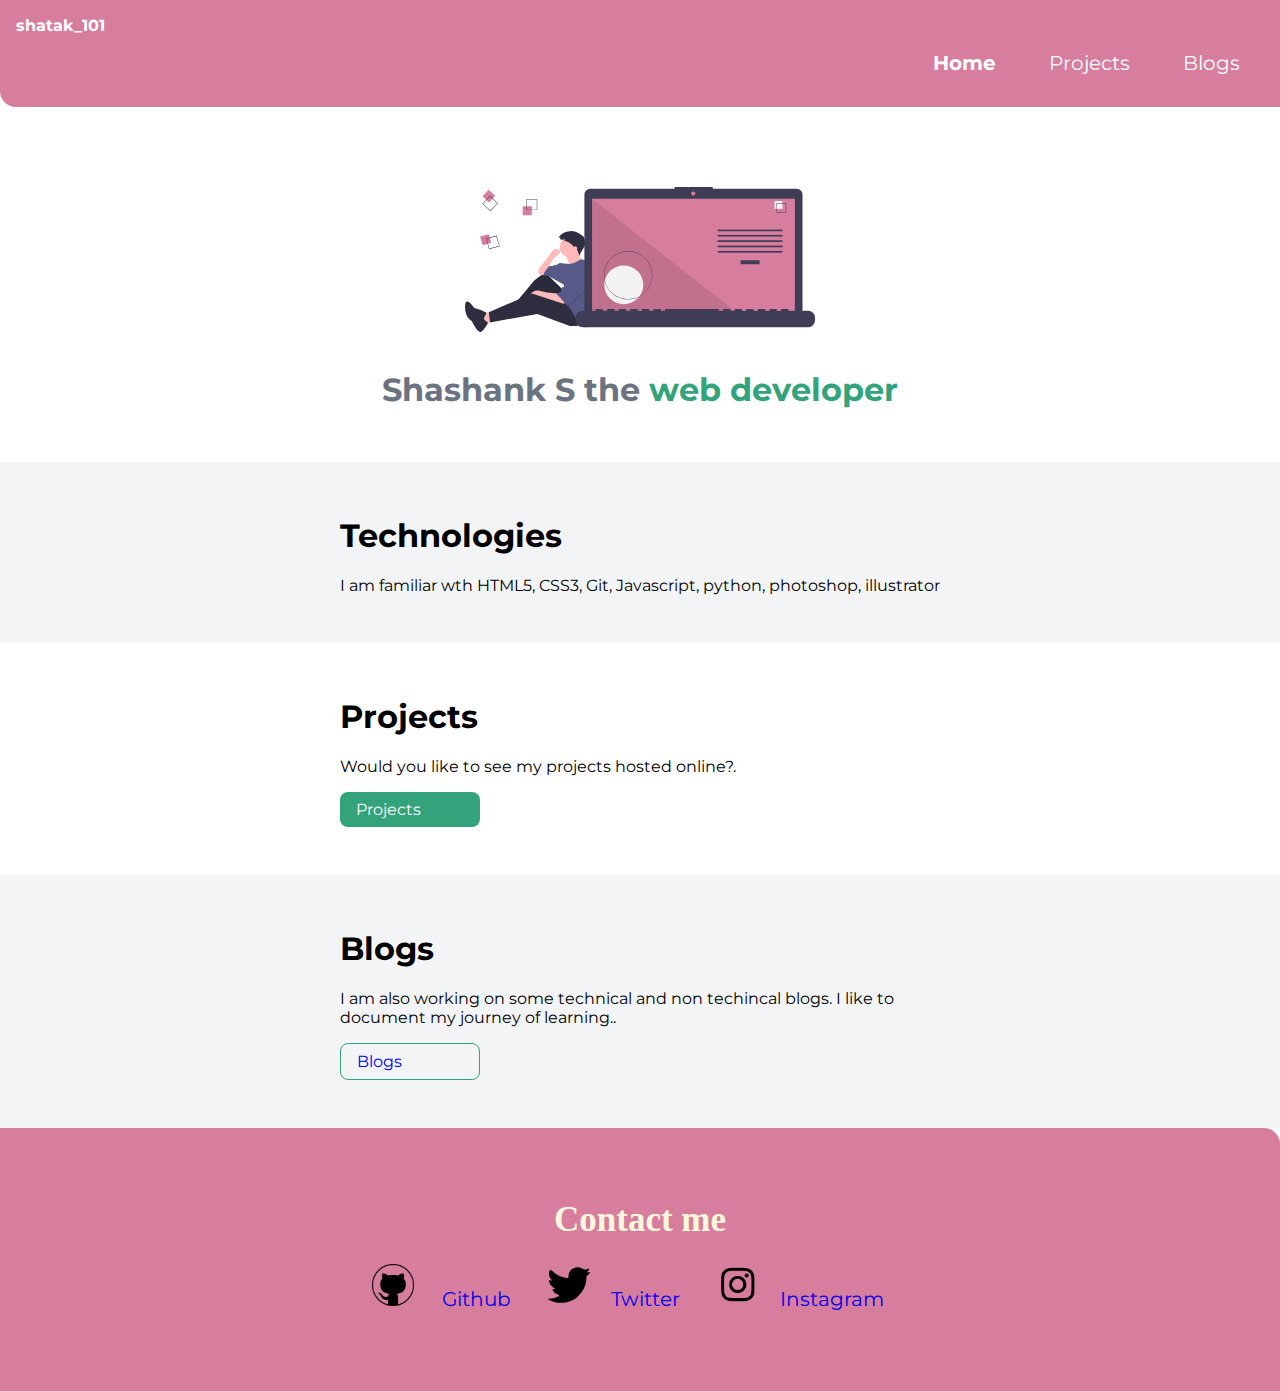
<file: index.html>
<!DOCTYPE html>
<html lang="en">
<head>
    <meta name="author" content="Shashank">
<meta name="description" content="Learning developing web sites and applications.">
    <meta charset="UTF-8">
    <meta name="viewport" content="width=device-width, initial-scale=1.0">
    <title>Document</title>
    <link href="/style.css" rel="stylesheet" />
</head>

<body>
    
    <nav class="navigation">
    <div class="nav-brand">shatak_101</div>
    <ul class="list-non-bullet nav-pills ">
        <li class="inline-list">
            <a class="link link-active" href="/">Home</a>
        </li>
        <li class="inline-list">
            <a class="link" href="/projects.html">Projects</a>
        </li>
        <li class="inline-list">
            <a class="link " href="/Blogs.html">Blogs</a>
        </li>
        </ul>
    </nav>
    <header class="hero">
        <img class="hero-img" src="/images/code_think.svg">
        <h1 class="hero-heading">Shashank S the <span class="heading-inverted"> web developer</span></h1>
    </header>
    
    <section class="section grey-ow ">
    
        <div class="container container-center">
            <h1>Technologies</h1>
        
             <p>I am familiar wth HTML5, CSS3, Git, Javascript, python, photoshop, illustrator </p>
        </div>
        </section>
        <section class="section ">
    
        <div class="container container-center">
            <h1>Projects</h1>
        
                <p>Would you like to see my projects hosted online?.</p>
        
        <a class="link link-primary " href="/projects.html">Projects</a>
    </div>

        </section>
        <section class="section  grey-ow">
    
            <div class="container container-center">
                <h1>Blogs</h1>
            
                    <p>I am also working on some technical and non techincal blogs. I like to document my journey of learning..</p>
          
            <a class="link link-secondary " href="/blogs.html">Blogs</a>
        </div>    
        </section>

<footer class="footer">
<div class="footer-header">Contact me </div>
<ul class="list-non-bullet ">
    <a href="https://github.com/shatak101"><img src="/images/giticon.png" alt="HTML tutorial" style="width:42px;height:42px;"></a>

    <li class="inline-list"><a class="link" href="https://github.com/shatak101">
        Github</a>
        
    </li>
    <li class="inline-list">
        <a href="https://twitter.com/princeshashankt?s=09"><img src="/images/twitter.svg" alt="HTML tutorial" style="width:42px;height:42px;"></a>

        <a class="link" href="https://twitter.com/princeshashankt?s=09">
            Twitter
        </a>
    </li>
    <li class="inline-list">
        <a href="https://www.instagram.com/shatak_101/" ><img src="/images/instagram2.png" alt="HTML tutorial" style="width:42px;height:42px;"></a>

        <a class="link" href="https://www.instagram.com/shatak_101/">

            Instagram
        </a>
    </li>
</ul>
</footer>
             

    

</body>
</html>
</file>
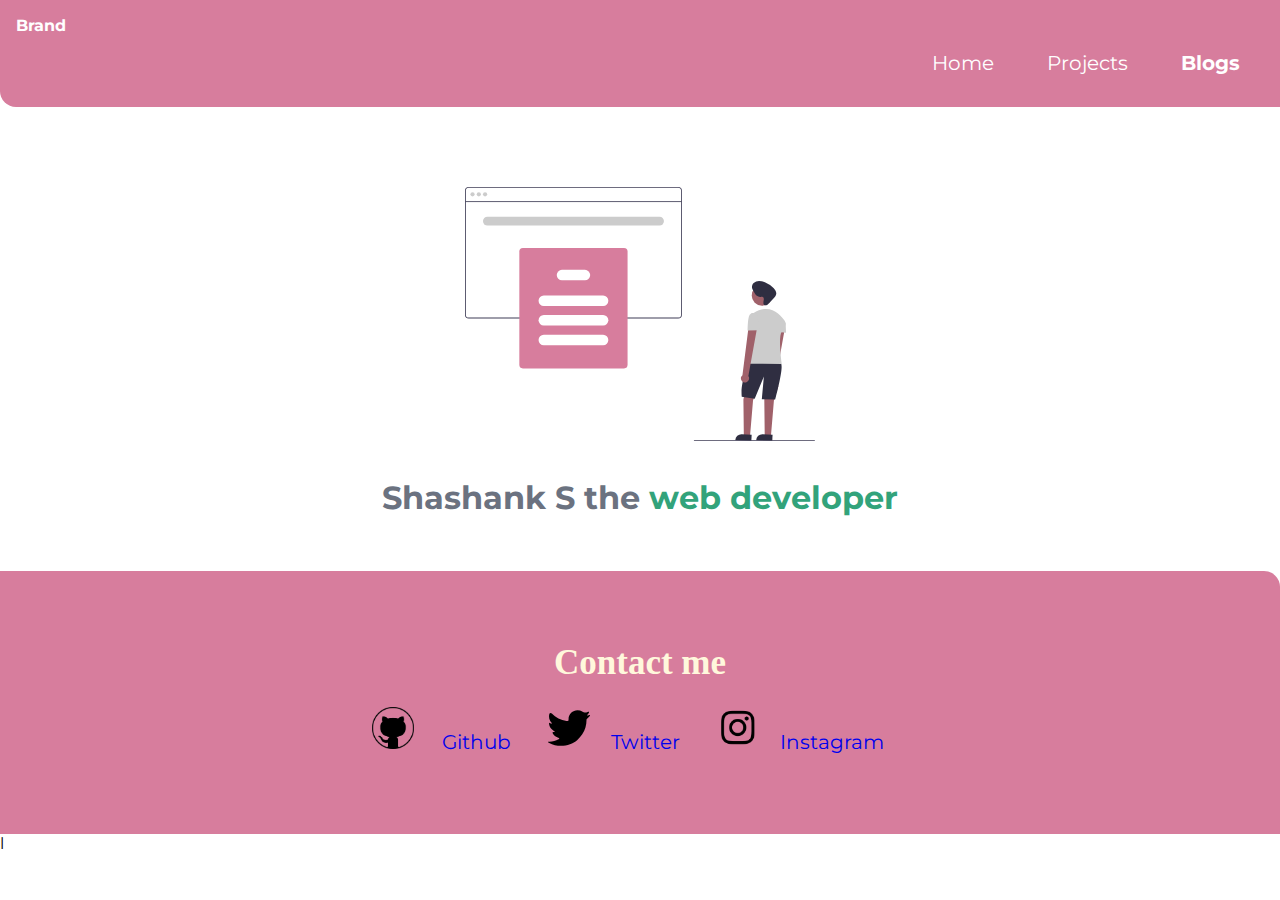
<file: Blogs.html>
<!DOCTYPE html>
<html lang="en">
<head>
    <meta charset="UTF-8">
    <meta name="viewport" content="width=device-width, initial-scale=1.0">
    <title>Document</title>
    <link href="/style.css" rel="stylesheet" />
</head>
<body>
    <nav class="navigation">
        <div class="nav-brand">Brand</div>
        <ul class="list-non-bullet nav-pills ">
            <li class="inline-list">
                <a class="link " href="/index.html">Home</a>
            </li>
            <li class="inline-list">
                <a class="link " href="/projects.html">Projects</a>
            </li>
            <li class="inline-list">
                <a class="link link-active" href="/Blogs.html">Blogs</a>
            </li>
            </ul>
        </nav>
        <header class="hero">
            <img class="hero-img" src="/images/reading.svg">
            <h1 class="hero-heading">Shashank S the <span class="heading-inverted"> web developer</span></h1>
        </header>

        <footer class="footer">
            <div class="footer-header">Contact me </div>
            <ul class="list-non-bullet ">
                <a href="https://github.com/shatak101"><img src="/images/giticon.png" alt="HTML tutorial" style="width:42px;height:42px;"></a>
            
                <li class="inline-list"><a class="link" href="https://github.com/shatak101">
                    Github</a>
                    
                </li>
                <li class="inline-list">
                    <a href="https://twitter.com/princeshashankt?s=09"><img src="/images/twitter.svg" alt="HTML tutorial" style="width:42px;height:42px;"></a>
            
                    <a class="link" href="https://twitter.com/princeshashankt?s=09">
                        Twitter
                    </a>
                </li>
                <li class="inline-list">
                    <a href="https://www.instagram.com/shatak_101/" ><img src="/images/instagram2.png" alt="HTML tutorial" style="width:42px;height:42px;"></a>
            
                    <a class="link" href="https://www.instagram.com/shatak_101/">
            
                        Instagram
                    </a>
                </li>
            </ul>
            </footer>
        
</body>
</html>l
</file>
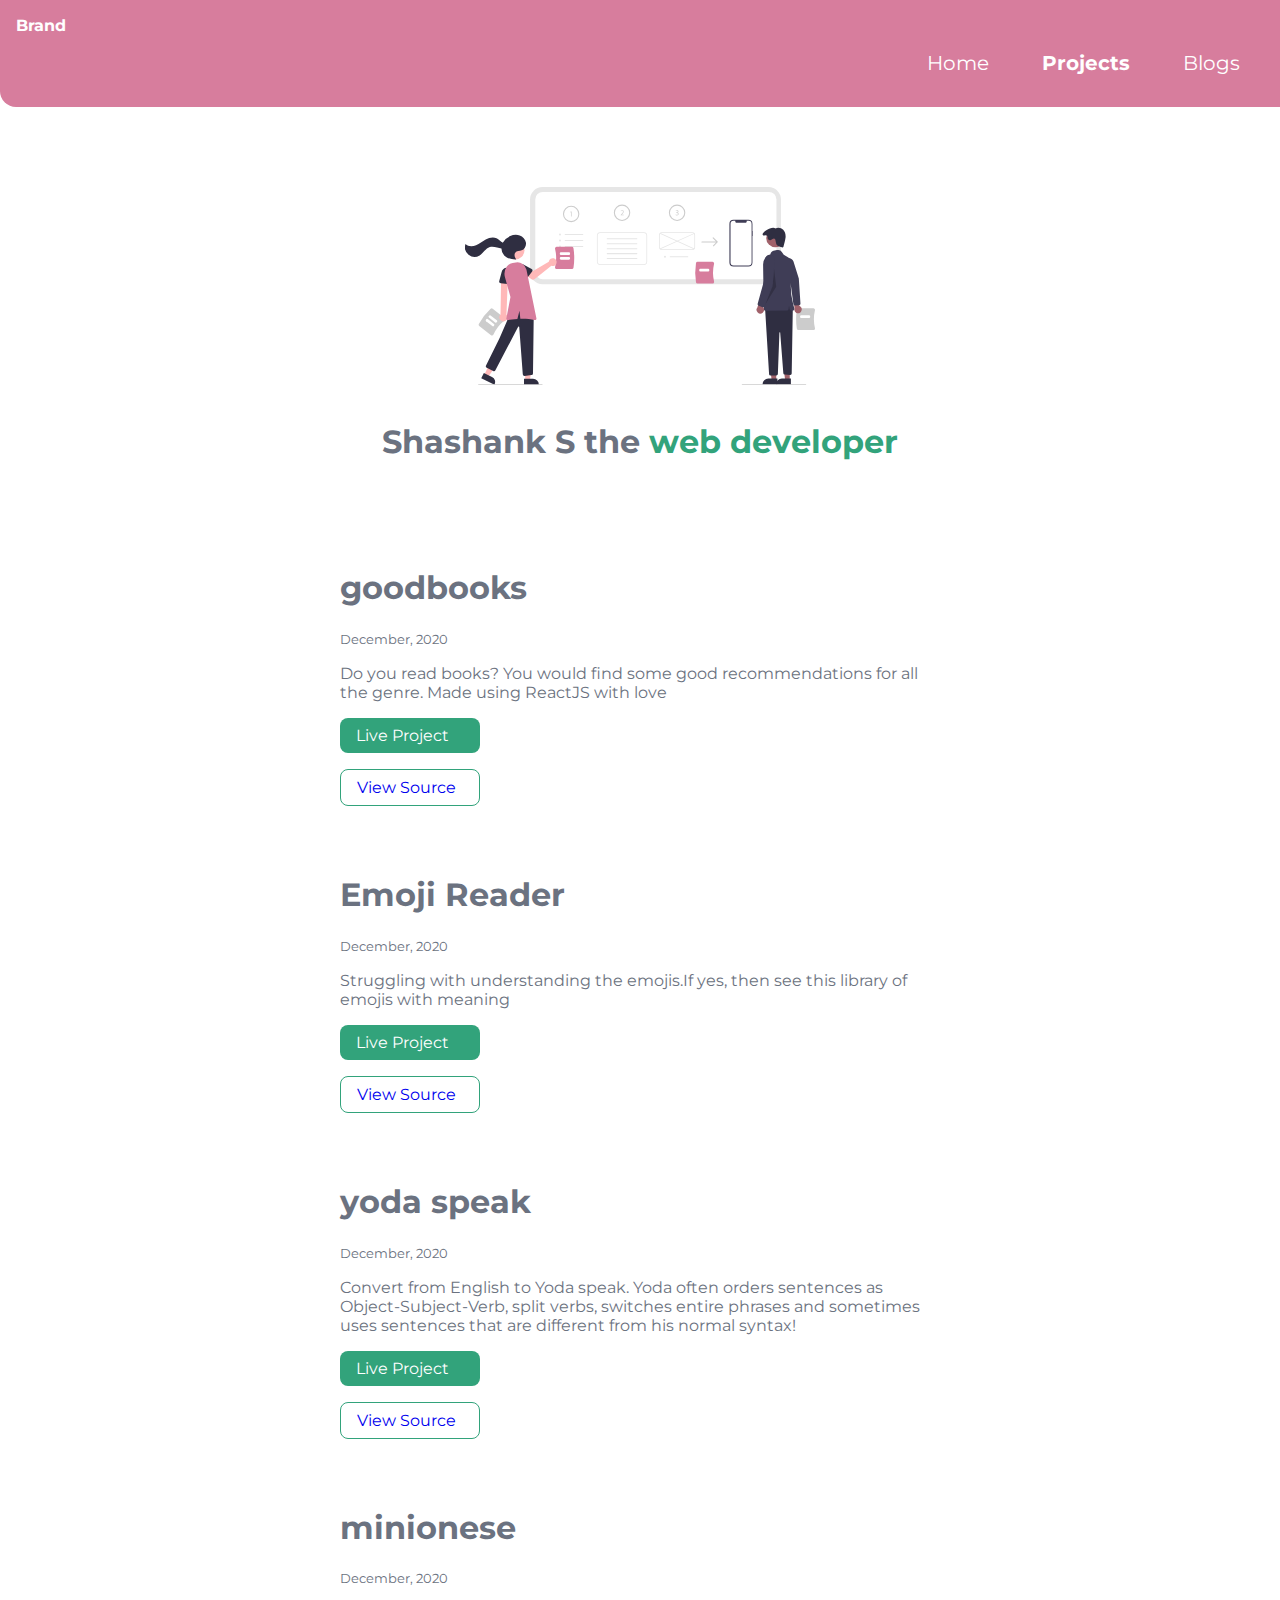
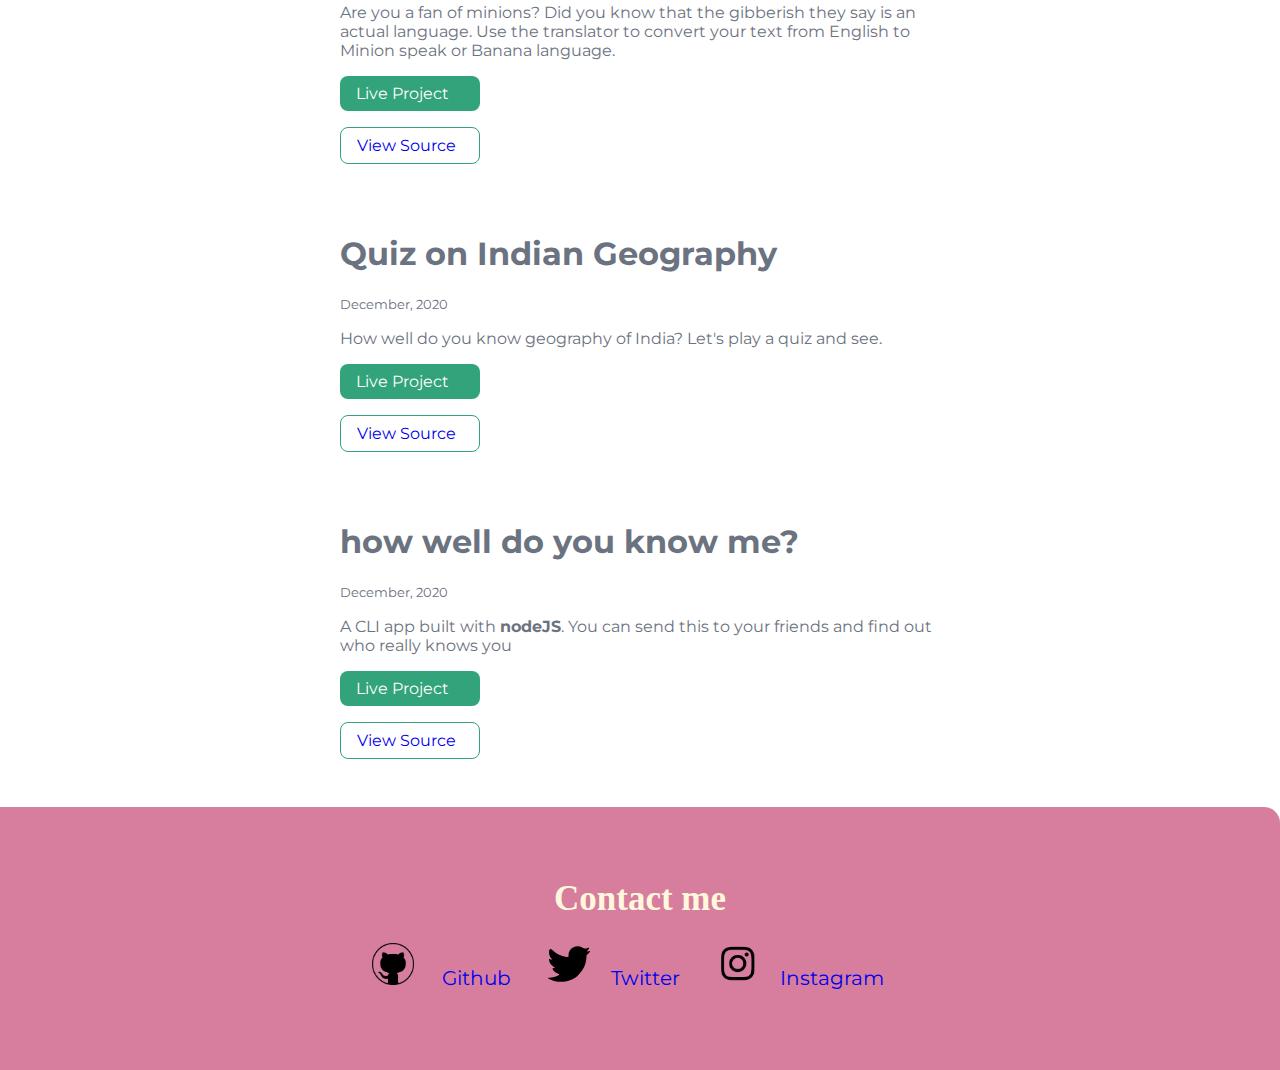
<file: projects.html>
<!DOCTYPE html>
<html lang="en">
<head>
    <meta charset="UTF-8">
    <meta name="viewport" content="width=device-width, initial-scale=1.0">
    <title>Projects</title>
    <link href="/style.css" rel="stylesheet" />
</head>
<body>
    
    <nav class="navigation">
        <div class="nav-brand">Brand</div>
        <ul class="list-non-bullet nav-pills ">
            <li class="inline-list">
                <a class="link " href="/index.html">Home</a>
            </li>
            <li class="inline-list">
                <a class="link link-active" href="/">Projects</a>
            </li>
            <li class="inline-list">
                <a class="link " href="/Blogs.html">Blogs</a>
            </li>
            </ul>
        </nav>
        <header class="hero">
            <img class="hero-img" src="/images/project.svg">
            <h1 class="hero-heading">Shashank S the <span class="heading-inverted"> web developer</span></h1>
        </header>


        <ul class="list-non-bullet">

            <li>
                <article class="showcase-list container container-center ">
                    <h1>goodbooks</h1>
                <small>December, 2020</small>
                <p>Do you read books? You would find some good recommendations for all the genre. Made using ReactJS with love</p>
    
                <a class="link link-primary" href="https://hiq3h.csb.app/">Live Project</a>
                <a class="link link-secondary" href="https://github.com/tanaypratap/neogcamp-lesson-five-assignments">View Source</a>
    
                </article>
                
            </li>
    
            <li>
                <article class="showcase-list container container-center ">
                    <h1>Emoji Reader</h1>
                <small>December, 2020</small>
                <p>Struggling with understanding the emojis.If yes, then see this library of emojis with meaning</p>

                <a class="link link-primary" href="https://codesandbox.io/s/github/shatak101/emoji-meaning">Live Project</a>
                <a class="link link-secondary" href="https://github.com/shatak101/emoji-meaning">View Source</a>
    
                </article>
                
            </li>
    
            <li>
                <article class="showcase-list container container-center ">
                    <h1>yoda speak</h1>
                <small>December, 2020</small>
                <p>Convert from English to Yoda speak. Yoda often orders sentences as Object-Subject-Verb, split verbs, switches entire phrases and sometimes uses sentences that are different from his normal syntax!</p>
    
                <a class="link link-primary" href="assignments.html">Live Project</a>
                <a class="link link-secondary" href="assignments.html">View Source</a>
    
                </article>
                
            </li>
    
            <li>
                <article class="showcase-list container container-center ">
                    <h1>minionese</h1>
                <small>December, 2020</small>
                <p>Are you a fan of minions? Did you know that the gibberish they say is an actual language. Use the translator to convert your text from English to Minion speak or Banana language.</p>
    
                <a class="link link-primary" href="https://github.com/tanaypratap/neogcamp-banana-speak">Live Project</a>
                <a class="link link-secondary" href="https://bananaspeakpractice.netlify.app/">View Source</a>
    
                </article>
                
            </li>
            <li>
            <article class="showcase-list container container-center">
                <h1>Quiz on Indian Geography </h1>
                    <small>December, 2020</small>
                    <p>How well do you know geography of India? Let's play a quiz and see.</p>
        
                    <a class="link link-primary" href="https://repl.it/@ShashankT1/Indian-Geography-quiz">Live Project</a>
                    <a class="link link-secondary" href="https://github.com/shatak101/geography-quiz">View Source</a>
        
                    </article>
                    
                </li>
        
            <li>
                <article class="showcase-list container container-center ">
                    <h1>how well do you know me?</h1>
                    <small>December, 2020</small>
                    <p>A CLI app built with <strong>nodeJS</strong>. You can send this to your friends and find out who really knows you</p>
        
                    <a class="link link-primary" href="https://repl.it/@ShashankT1/CLI-quiz">Live Project</a>
                    <a class="link link-secondary" href="https://github.com/shatak101/CLI-Project1">View Source</a>
                </article>
                
            </li>
            
        </ul>






        <footer class="footer">
            <div class="footer-header">Contact me </div>
            <ul class="list-non-bullet ">
                <a href="https://github.com/shatak101"><img src="/images/giticon.png" alt="HTML tutorial" style="width:42px;height:42px;"></a>
            
                <li class="inline-list"><a class="link" href="https://github.com/shatak101">
                    Github</a>
                    
                </li>
                <li class="inline-list">
                    <a href="https://twitter.com/princeshashankt?s=09"><img src="/images/twitter.svg" alt="HTML tutorial" style="width:42px;height:42px;"></a>
            
                    <a class="link" href="https://twitter.com/princeshashankt?s=09">
                        Twitter
                    </a>
                </li>
                <li class="inline-list">
                    <a href="https://www.instagram.com/shatak_101/" ><img src="/images/instagram2.png" alt="HTML tutorial" style="width:42px;height:42px;"></a>
            
                    <a class="link" href="https://www.instagram.com/shatak_101/">
            
                        Instagram
                    </a>
                </li>
            </ul>
            </footer>
                         
            
                
</body>
</html>
</file>
<file: style.css>
@import url('https://fonts.googleapis.com/css2?family=Montserrat:wght@400;700&display=swap');
/** links **/  

:root {
    --primary-color: #7C3AED;
    --off-white: #F3F4F6;
    --dark-gray: #6B7280;
    --light-red: #F29B9B;
    --teritary: #D77D9D;


    --darrkgreen: #32A37B;


}
body {
    font-family: 'Montserrat', sans-serif;
    margin: 0px;
}

.link {
    box-sizing: border-box;
    text-decoration: none;
    padding: 0.5rem 1rem;
}
.link-primary
{
    background-color:var(--darrkgreen);
    border-radius: 0.5rem;
    color: white;
    display: block;
    
    max-width: 140px;
    margin: 0.5rem 00.5rem 1rem 0rem;
}
.link-secondary{
    
    border-radius:0.5rem;
    border: 1px solid var(--darrkgreen);
     display:block;
     max-width: 140px;
    margin: 1rem 1rem 1rem 0rem
}
.link-active{
    font-weight: bold;

}

/**.navigation-container .nav-pills {
    background-color: var(--primary-color)
    color: var(--light-red);
    padding:1rem;
    border-bottom-left-radius: 1rem;
}


.nav-brand{
    color: blue;
}

.nav-pills{
    text-align:right;

}
.navigation .link {
    color: white;
}

.navigation .link-active {
    font-weight: bold;
}
**/

.navigation {
    background-color: var(--teritary);
    color: white;
    padding: 1rem;
    border-bottom-left-radius: 1rem;
}

.navigation .nav-brand {
    font-weight: bold;
}

.navigation .nav-pills {
    text-align: right;
}

.navigation .link {
    color: white;
}

.navigation .link-active {
    font-weight: bold;
}





.list-non-bullet {
    list-style: none;
    padding-inline-start: 0px;
}
.inline-list {
    display: inline;
    padding: 0rem 0.5rem;
    font-size: 20px;
    color: var(--darrkgreen);
}

/** sections*/

.section{
    padding: 2rem;
}

.grey-ow {
    background-color: var(--off-white);
}

 
/* container*/
.container {
    padding: 0rem 1rem;
}

.container-center {
    max-width: 600px;
    margin: auto;
}

/*footer*/
.footer{
    
    text-align: center;
    padding: 4rem 1rem;
    
    background-color: var(--teritary);
    border-top-right-radius: 1rem;
}
.footer .footer-header {
    font-weight: bold;
    font-size: 35px;
    color:cornsilk;
    border-bottom-left-radius: 1rem;
    padding: 0.5rem;
    font-family: 'Pacifico', cursive;

}
.footer ul {
    padding-inline-start: 0px;
}
/*image*/
.hero {padding: 2rem;
padding-top: 5rem;

}
.hero .hero-img {
    max-width: 80%;
    width: 350px;
    display: block;
    margin: auto;
}
.hero .hero-heading {
    text-align: center;
    padding-top: 1rem;
    color: var(--dark-gray);
}
.heading-inverted{
    color: var(--darrkgreen);
}

/* blogs and projects */
.showcase-list {
    padding: 1rem;
    border: var(--darrkgreen);
    
    border-radius: 5rem;
    color: var(--dark-gray);

}
.showcase-blog {
    padding-bottom: 6rem;
}
@import url('https://fonts.googleapis.com/css2?family=Pacifico&display=swap');
</file>
